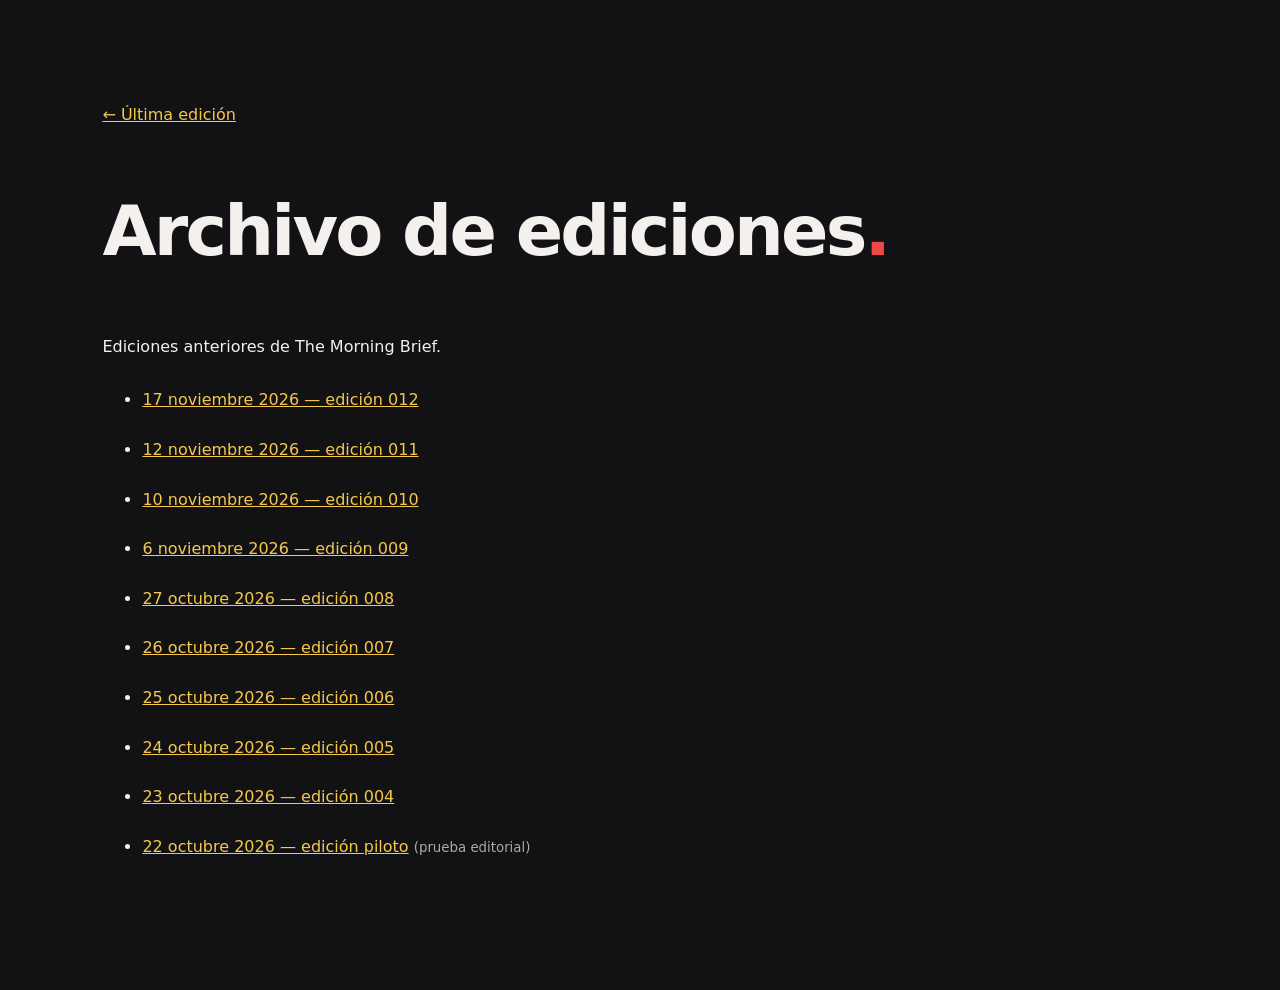
<file: archive/index.html>
<!doctype html><html lang="es"><meta charset="utf-8"><meta name="viewport" content="width=device-width,initial-scale=1"><title>Archivo | The Morning Brief</title><style>body{background:#121215;color:#f4f0ed;font:16px/1.6 system-ui;margin:0;padding:8vw}a{color:#f5c84c}h1{font-size:clamp(36px,6vw,70px);letter-spacing:-.04em}small{color:#aaa}li{padding:12px 0}</style><main><a href="../">← Última edición</a><h1>Archivo de ediciones<span style="color:#ed4746">.</span></h1><p>Ediciones anteriores de The Morning Brief.</p><ul><li><a href="2026-11-17/">17 noviembre 2026 — edición 012</a></li><li><a href="2026-11-12/">12 noviembre 2026 — edición 011</a></li><li><a href="2026-11-10/">10 noviembre 2026 — edición 010</a></li><li><a href="2026-11-06/">6 noviembre 2026 — edición 009</a></li><li><a href="2026-10-27/">27 octubre 2026 — edición 008</a></li><li><a href="2026-10-26/">26 octubre 2026 — edición 007</a></li><li><a href="2026-10-25/">25 octubre 2026 — edición 006</a></li><li><a href="2026-10-24/">24 octubre 2026 — edición 005</a></li><li><a href="2026-10-23/">23 octubre 2026 — edición 004</a></li><li><a href="2026-10-22/">22 octubre 2026 — edición piloto</a> <small>(prueba editorial)</small></li></ul></main>
</file>
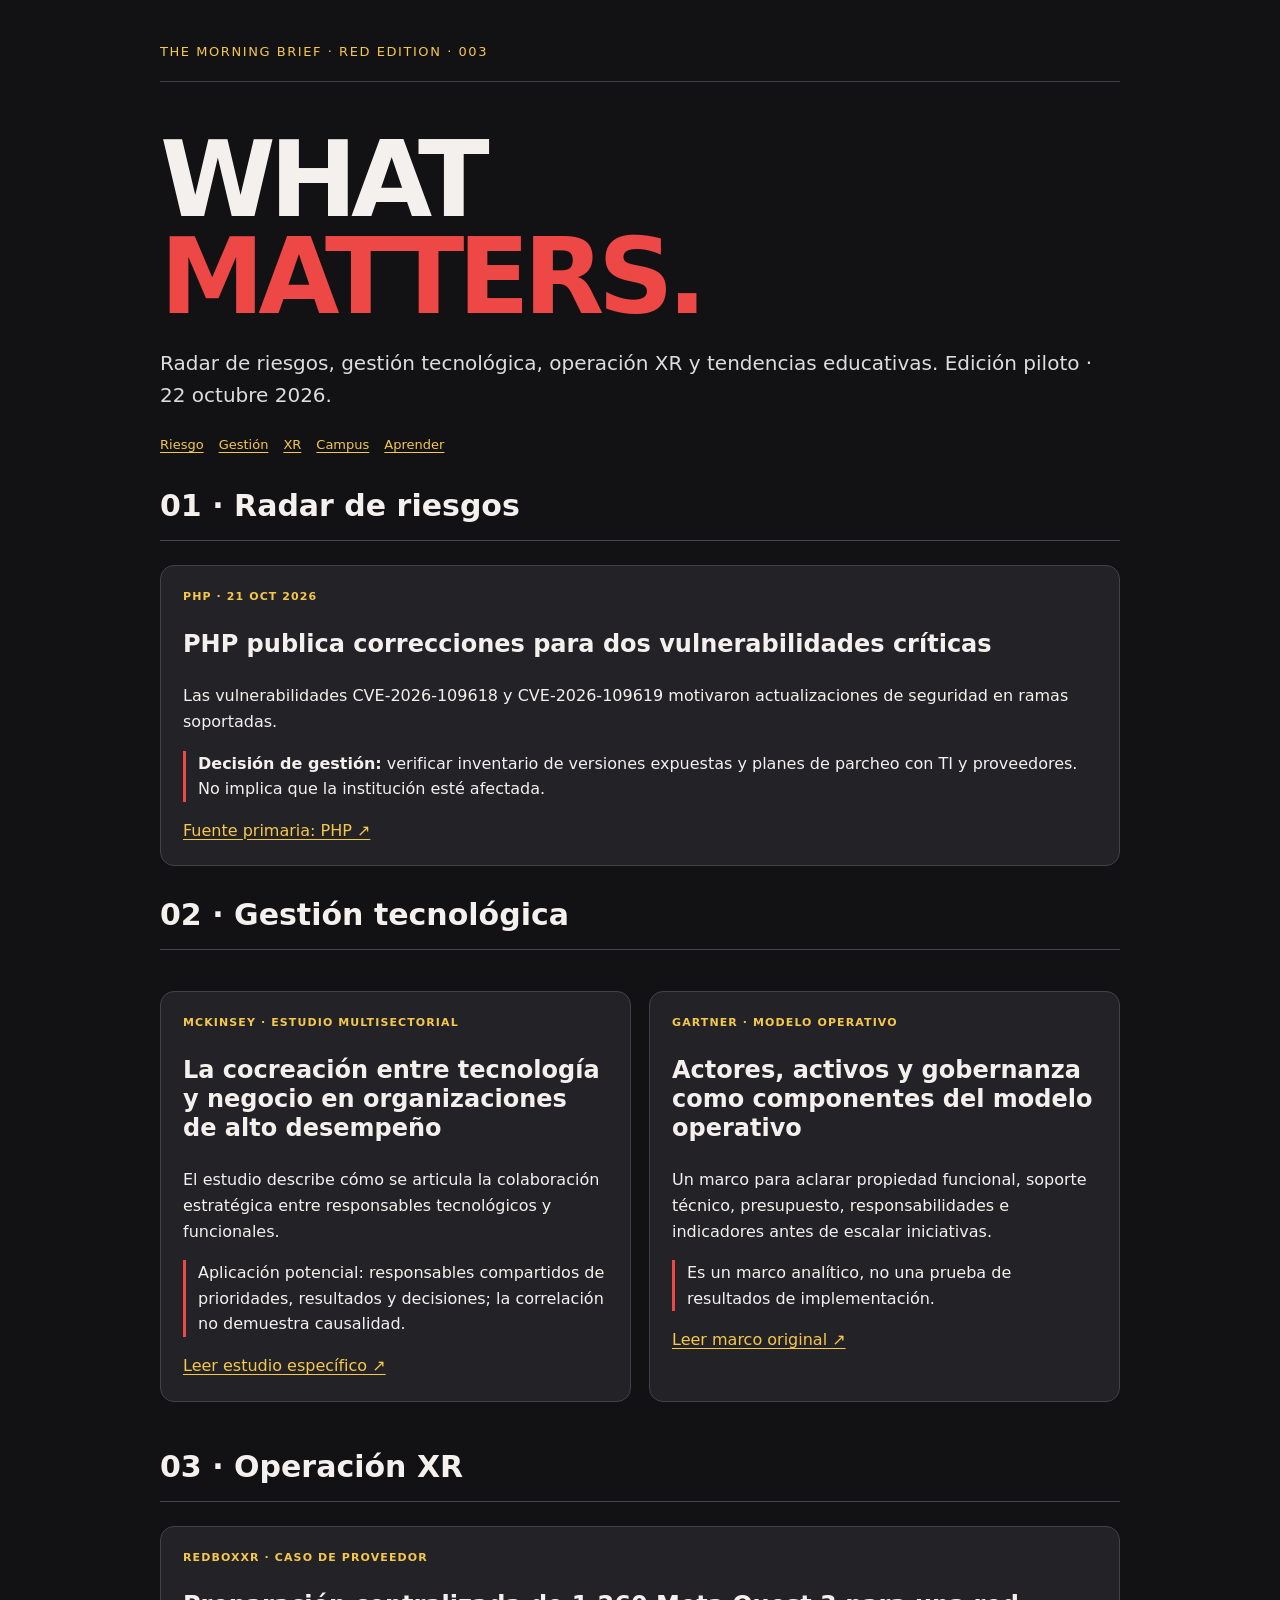
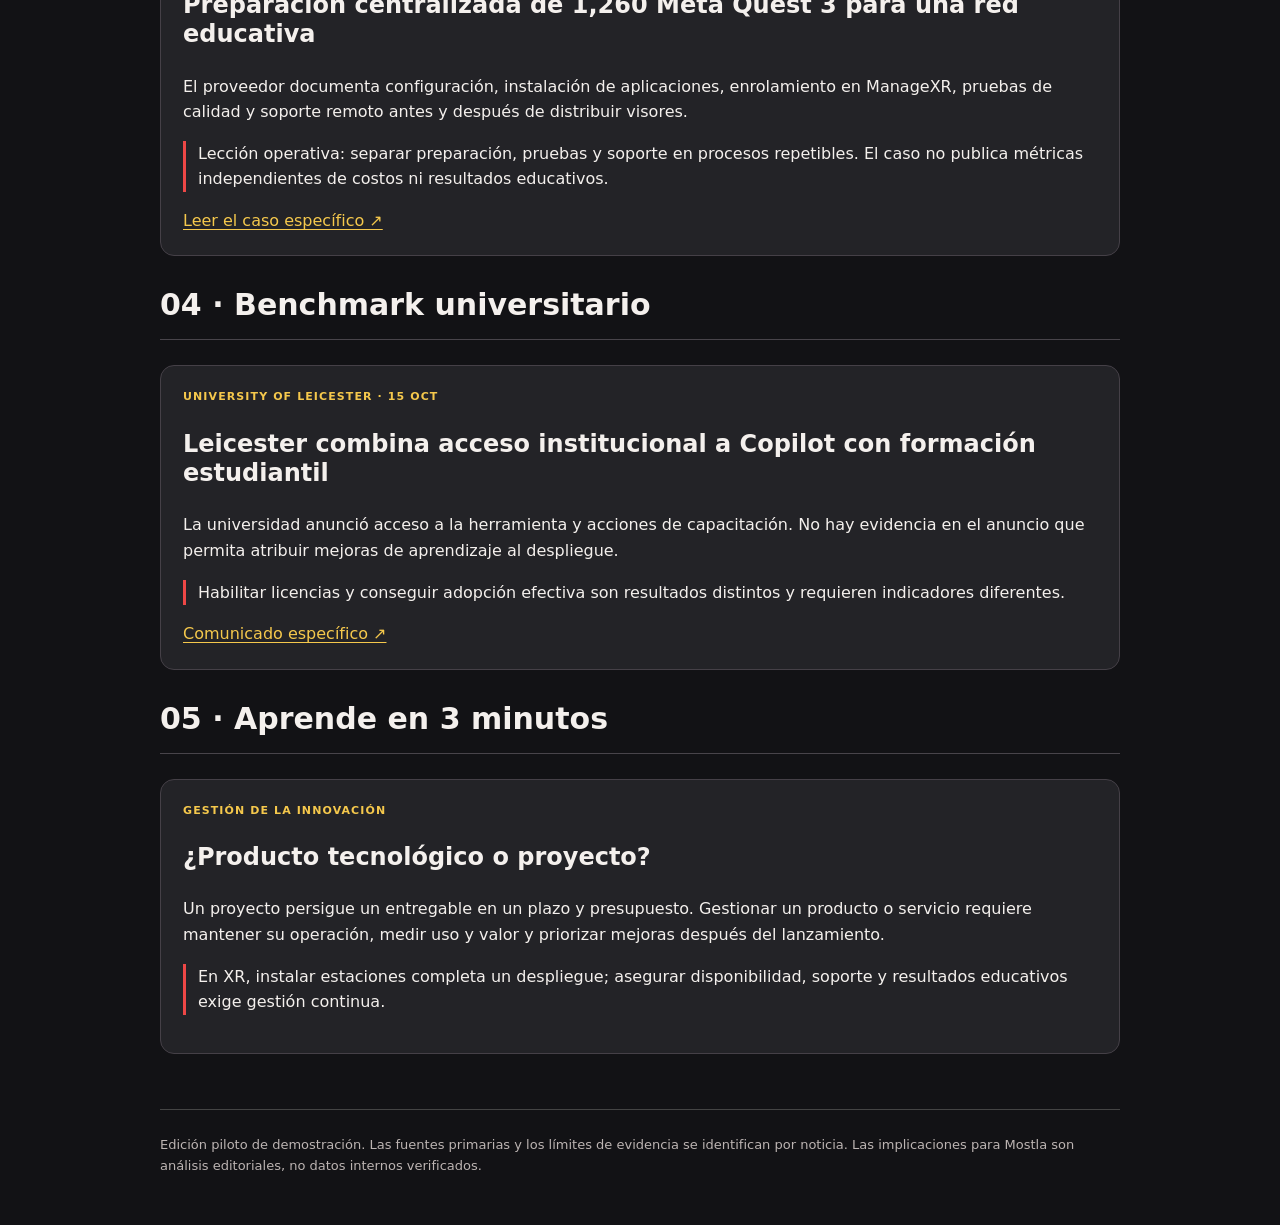
<file: archive/2026-10-22/index.html>
<!doctype html><html lang="es"><meta charset="utf-8"><meta name="viewport" content="width=device-width,initial-scale=1"><title>The Morning Brief | Edición piloto</title><style>body{background:#121215;color:#f4f0ed;margin:0;font:16px/1.6 system-ui,sans-serif}main{max-width:960px;margin:auto;padding:24px}header{border-bottom:1px solid #454047;padding:18px 0;color:#f5c84c;font-size:13px;letter-spacing:.12em}h1{font-size:clamp(54px,11vw,105px);line-height:.93;letter-spacing:-.06em;margin:50px 0 20px}h1 span{color:#ed4746}h2{font-size:30px;border-bottom:1px solid #48444a;padding-bottom:10px}h3{font-size:24px;line-height:1.22}.lead{font-size:20px;color:#ddd}.grid{display:grid;grid-template-columns:repeat(2,1fr);gap:18px}.card{background:#232327;border:1px solid #454047;border-radius:14px;padding:22px;margin:16px 0}.tag{color:#f5c84c;letter-spacing:.1em;font-size:11px;font-weight:bold}a{color:#f5c84c;text-underline-offset:3px}.fact{border-left:3px solid #ed4746;padding-left:12px}footer{border-top:1px solid #444;margin-top:55px;padding:25px 0;color:#bcb4b2;font-size:13px}nav a{margin-right:15px;font-size:13px}@media(max-width:720px){.grid{grid-template-columns:1fr}h1{margin-top:35px}.card{padding:18px}main{padding:18px}}</style><main><header>THE MORNING BRIEF · RED EDITION · 003</header><h1>WHAT<br><span>MATTERS.</span></h1><p class="lead">Radar de riesgos, gestión tecnológica, operación XR y tendencias educativas. Edición piloto · 22 octubre 2026.</p><nav><a href="#riesgo">Riesgo</a><a href="#gestion">Gestión</a><a href="#xr">XR</a><a href="#campus">Campus</a><a href="#aprender">Aprender</a></nav><section id="riesgo"><h2>01 · Radar de riesgos</h2><article class="card"><div class="tag">PHP · 21 OCT 2026</div><h3>PHP publica correcciones para dos vulnerabilidades críticas</h3><p>Las vulnerabilidades CVE-2026-109618 y CVE-2026-109619 motivaron actualizaciones de seguridad en ramas soportadas.</p><p class="fact"><b>Decisión de gestión:</b> verificar inventario de versiones expuestas y planes de parcheo con TI y proveedores. No implica que la institución esté afectada.</p><a href="https://www.php.net/archive/2026.php">Fuente primaria: PHP ↗</a></article></section><section id="gestion"><h2>02 · Gestión tecnológica</h2><div class="grid"><article class="card"><div class="tag">MCKINSEY · ESTUDIO MULTISECTORIAL</div><h3>La cocreación entre tecnología y negocio en organizaciones de alto desempeño</h3><p>El estudio describe cómo se articula la colaboración estratégica entre responsables tecnológicos y funcionales.</p><p class="fact">Aplicación potencial: responsables compartidos de prioridades, resultados y decisiones; la correlación no demuestra causalidad.</p><a href="https://www.mckinsey.com/capabilities/mckinsey-technology/our-insights/mckinsey-global-tech-agenda-2026">Leer estudio específico ↗</a></article><article class="card"><div class="tag">GARTNER · MODELO OPERATIVO</div><h3>Actores, activos y gobernanza como componentes del modelo operativo</h3><p>Un marco para aclarar propiedad funcional, soporte técnico, presupuesto, responsabilidades e indicadores antes de escalar iniciativas.</p><p class="fact">Es un marco analítico, no una prueba de resultados de implementación.</p><a href="https://www.gartner.com/en/articles/it-operating-model">Leer marco original ↗</a></article></div></section><section id="xr"><h2>03 · Operación XR</h2><article class="card"><div class="tag">REDBOXXR · CASO DE PROVEEDOR</div><h3>Preparación centralizada de 1,260 Meta Quest 3 para una red educativa</h3><p>El proveedor documenta configuración, instalación de aplicaciones, enrolamiento en ManageXR, pruebas de calidad y soporte remoto antes y después de distribuir visores.</p><p class="fact">Lección operativa: separar preparación, pruebas y soporte en procesos repetibles. El caso no publica métricas independientes de costos ni resultados educativos.</p><a href="https://redboxxr.com/grupo-panamericana-case-study/">Leer el caso específico ↗</a></article></section><section id="campus"><h2>04 · Benchmark universitario</h2><article class="card"><div class="tag">UNIVERSITY OF LEICESTER · 15 OCT</div><h3>Leicester combina acceso institucional a Copilot con formación estudiantil</h3><p>La universidad anunció acceso a la herramienta y acciones de capacitación. No hay evidencia en el anuncio que permita atribuir mejoras de aprendizaje al despliegue.</p><p class="fact">Habilitar licencias y conseguir adopción efectiva son resultados distintos y requieren indicadores diferentes.</p><a href="https://le.ac.uk/news/2026/october/microsoft-copilot-university-leicester-students-training-ai">Comunicado específico ↗</a></article></section><section id="aprender"><h2>05 · Aprende en 3 minutos</h2><article class="card"><div class="tag">GESTIÓN DE LA INNOVACIÓN</div><h3>¿Producto tecnológico o proyecto?</h3><p>Un proyecto persigue un entregable en un plazo y presupuesto. Gestionar un producto o servicio requiere mantener su operación, medir uso y valor y priorizar mejoras después del lanzamiento.</p><p class="fact">En XR, instalar estaciones completa un despliegue; asegurar disponibilidad, soporte y resultados educativos exige gestión continua.</p></article></section><footer>Edición piloto de demostración. Las fuentes primarias y los límites de evidencia se identifican por noticia. Las implicaciones para Mostla son análisis editoriales, no datos internos verificados.</footer></main></html>
</file>
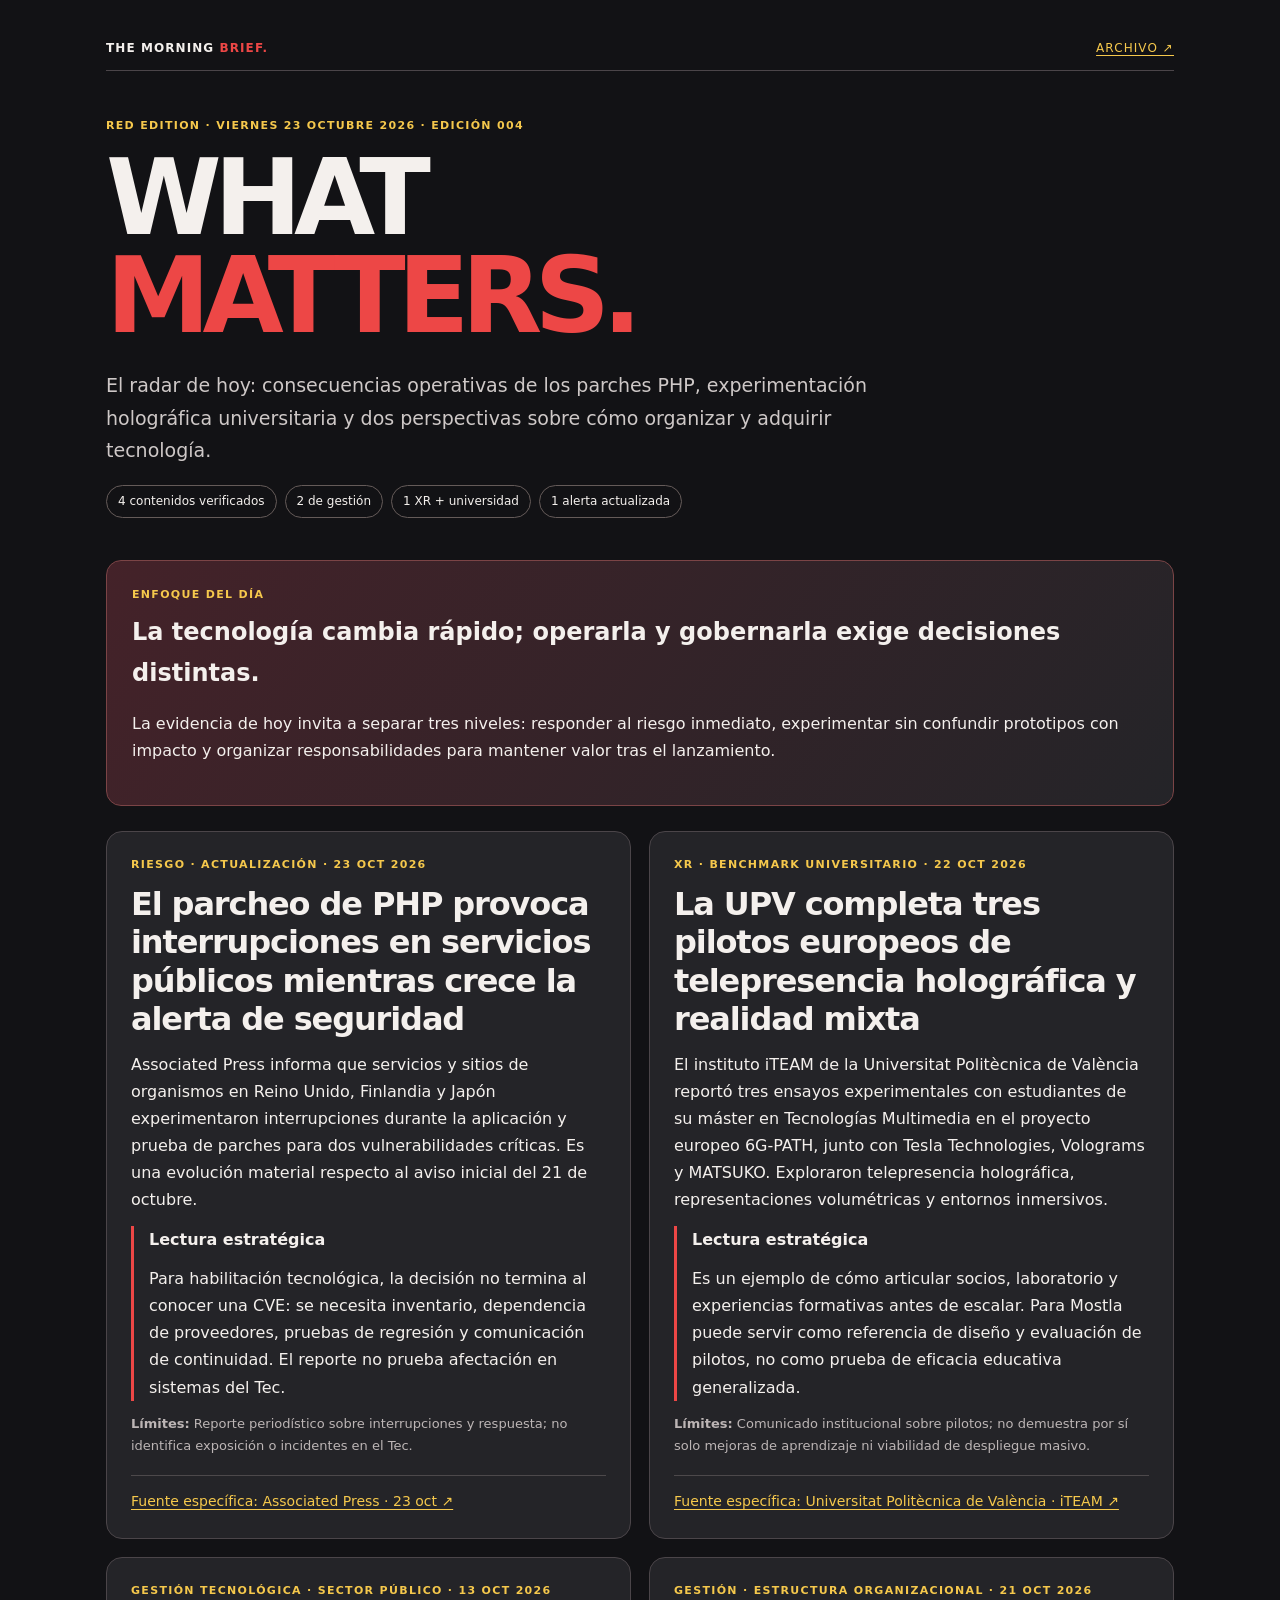
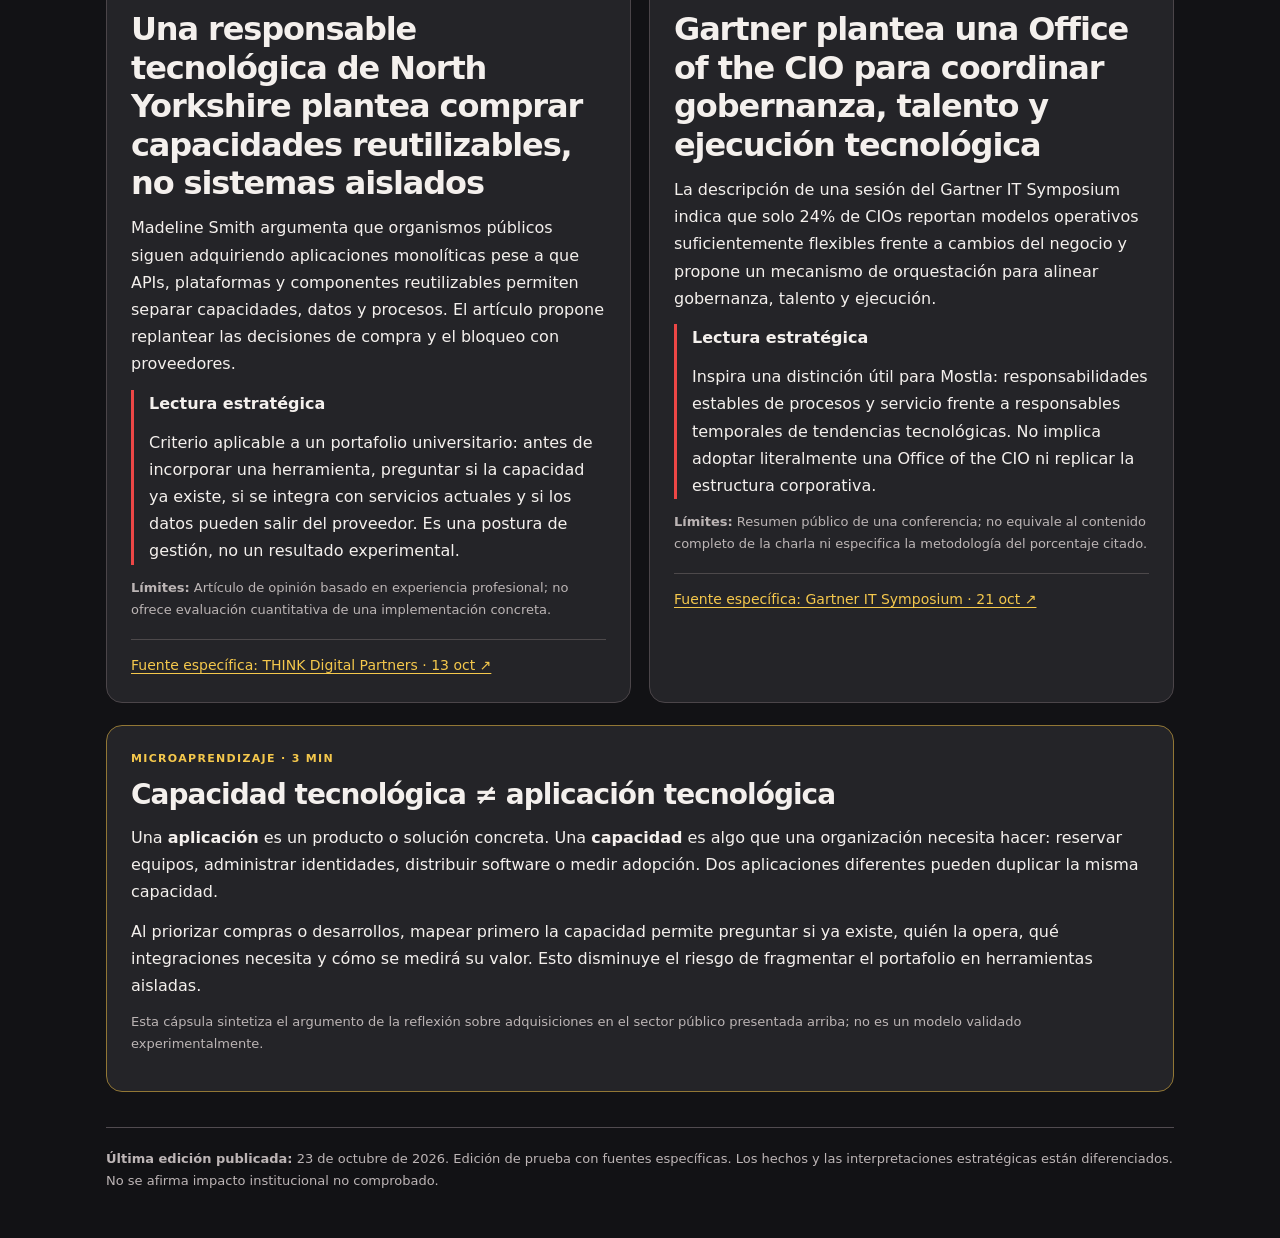
<file: archive/2026-10-23/index.html>
<!doctype html><html lang="es"><head><meta charset="utf-8"><meta name="viewport" content="width=device-width,initial-scale=1"><meta name="theme-color" content="#121215"><title>The Morning Brief · 23 octubre 2026</title><style>:root{color-scheme:dark;--bg:#121215;--card:#242428;--red:#ed4746;--yellow:#f5c84c;--text:#f4f0ed;--muted:#cec8c7}*{box-sizing:border-box}html{scroll-behavior:smooth}body{margin:0;background:var(--bg);color:var(--text);font:16px/1.7 system-ui,-apple-system,Segoe UI,sans-serif}a{color:var(--yellow);text-underline-offset:3px}.page{max-width:1120px;padding:26px;margin:auto}header{display:flex;justify-content:space-between;gap:20px;border-bottom:1px solid #4b4549;padding:12px 0;font-size:12px;letter-spacing:.09em}header b span{color:var(--red)}.hero{padding:46px 0 30px}.eyebrow{font-size:11px;letter-spacing:.12em;color:var(--yellow);font-weight:800}.hero h1{font-size:clamp(57px,9vw,105px);line-height:.93;letter-spacing:-.075em;margin:14px 0 24px}.hero h1 span{color:var(--red)}.hero p{font-size:19px;color:var(--muted);max-width:800px}.chips{display:flex;flex-wrap:wrap;gap:8px}.chips span{border:1px solid #655b59;border-radius:24px;padding:5px 11px;font-size:12px}.feature{background:linear-gradient(125deg,#442229,#242428);border:1px solid #7b4446;padding:25px;border-radius:15px;margin:12px 0 25px}.feature h2{margin:8px 0}.grid{display:grid;grid-template-columns:repeat(2,minmax(0,1fr));gap:18px}.card{background:var(--card);border:1px solid #4b4549;border-radius:16px;padding:24px}.card h2{font-size:clamp(23px,2.5vw,32px);line-height:1.2;letter-spacing:-.035em;margin:10px 0}.card p{margin:12px 0}.insight{border-left:3px solid var(--red);padding-left:15px}.limits{color:#bcb5b5;font-size:13px}.source{border-top:1px solid #4d494b;margin-top:18px;padding-top:14px;font-size:14px}.learn{margin:22px 0;border-color:#927735}.learn h2{font-size:28px}footer{border-top:1px solid #514b50;color:#bdb5b6;font-size:13px;margin-top:35px;padding:20px 0}@media(max-width:760px){.page{padding:16px}.grid{grid-template-columns:1fr}.hero{padding:35px 0 20px}.hero p{font-size:16px}.card{padding:19px}header{font-size:11px}}</style></head><body><main class="page"><header><b>THE MORNING <span>BRIEF.</span></b><a href="/morning-brief/archive/">ARCHIVO ↗</a></header><section class="hero"><div class="eyebrow">RED EDITION · VIERNES 23 OCTUBRE 2026 · EDICIÓN 004</div><h1>WHAT<br><span>MATTERS.</span></h1><p>El radar de hoy: consecuencias operativas de los parches PHP, experimentación holográfica universitaria y dos perspectivas sobre cómo organizar y adquirir tecnología.</p><div class="chips"><span>4 contenidos verificados</span><span>2 de gestión</span><span>1 XR + universidad</span><span>1 alerta actualizada</span></div></section><section class="feature"><div class="eyebrow">ENFOQUE DEL DÍA</div><h2>La tecnología cambia rápido; operarla y gobernarla exige decisiones distintas.</h2><p>La evidencia de hoy invita a separar tres niveles: responder al riesgo inmediato, experimentar sin confundir prototipos con impacto y organizar responsabilidades para mantener valor tras el lanzamiento.</p></section><section class="grid"><article class="card"><div class="eyebrow">RIESGO · ACTUALIZACIÓN · 23 OCT 2026</div><h2>El parcheo de PHP provoca interrupciones en servicios públicos mientras crece la alerta de seguridad</h2><p>Associated Press informa que servicios y sitios de organismos en Reino Unido, Finlandia y Japón experimentaron interrupciones durante la aplicación y prueba de parches para dos vulnerabilidades críticas. Es una evolución material respecto al aviso inicial del 21 de octubre.</p><div class="insight"><b>Lectura estratégica</b><p>Para habilitación tecnológica, la decisión no termina al conocer una CVE: se necesita inventario, dependencia de proveedores, pruebas de regresión y comunicación de continuidad. El reporte no prueba afectación en sistemas del Tec.</p></div><p class="limits"><b>Límites:</b> Reporte periodístico sobre interrupciones y respuesta; no identifica exposición o incidentes en el Tec.</p><div class="source"><a href="https://apnews.com/article/php-vulnerabilities-security-threat-38d37c4c18bf8355b02d85b5a73ed642" rel="noopener noreferrer" target="_blank">Fuente específica: Associated Press · 23 oct ↗</a></div></article><article class="card"><div class="eyebrow">XR · BENCHMARK UNIVERSITARIO · 22 OCT 2026</div><h2>La UPV completa tres pilotos europeos de telepresencia holográfica y realidad mixta</h2><p>El instituto iTEAM de la Universitat Politècnica de València reportó tres ensayos experimentales con estudiantes de su máster en Tecnologías Multimedia en el proyecto europeo 6G-PATH, junto con Tesla Technologies, Volograms y MATSUKO. Exploraron telepresencia holográfica, representaciones volumétricas y entornos inmersivos.</p><div class="insight"><b>Lectura estratégica</b><p>Es un ejemplo de cómo articular socios, laboratorio y experiencias formativas antes de escalar. Para Mostla puede servir como referencia de diseño y evaluación de pilotos, no como prueba de eficacia educativa generalizada.</p></div><p class="limits"><b>Límites:</b> Comunicado institucional sobre pilotos; no demuestra por sí solo mejoras de aprendizaje ni viabilidad de despliegue masivo.</p><div class="source"><a href="https://www.iteam.upv.es/iteam-completes-three-european-holographic-education-pilots-at-its-immersive-communications-laboratory/" rel="noopener noreferrer" target="_blank">Fuente específica: Universitat Politècnica de València · iTEAM ↗</a></div></article><article class="card"><div class="eyebrow">GESTIÓN TECNOLÓGICA · SECTOR PÚBLICO · 13 OCT 2026</div><h2>Una responsable tecnológica de North Yorkshire plantea comprar capacidades reutilizables, no sistemas aislados</h2><p>Madeline Smith argumenta que organismos públicos siguen adquiriendo aplicaciones monolíticas pese a que APIs, plataformas y componentes reutilizables permiten separar capacidades, datos y procesos. El artículo propone replantear las decisiones de compra y el bloqueo con proveedores.</p><div class="insight"><b>Lectura estratégica</b><p>Criterio aplicable a un portafolio universitario: antes de incorporar una herramienta, preguntar si la capacidad ya existe, si se integra con servicios actuales y si los datos pueden salir del proveedor. Es una postura de gestión, no un resultado experimental.</p></div><p class="limits"><b>Límites:</b> Artículo de opinión basado en experiencia profesional; no ofrece evaluación cuantitativa de una implementación concreta.</p><div class="source"><a href="https://www.thinkdigitalpartners.com/news/2026/10/13/the-technology-moved-the-operating-model-didnt/" rel="noopener noreferrer" target="_blank">Fuente específica: THINK Digital Partners · 13 oct ↗</a></div></article><article class="card"><div class="eyebrow">GESTIÓN · ESTRUCTURA ORGANIZACIONAL · 21 OCT 2026</div><h2>Gartner plantea una Office of the CIO para coordinar gobernanza, talento y ejecución tecnológica</h2><p>La descripción de una sesión del Gartner IT Symposium indica que solo 24% de CIOs reportan modelos operativos suficientemente flexibles frente a cambios del negocio y propone un mecanismo de orquestación para alinear gobernanza, talento y ejecución.</p><div class="insight"><b>Lectura estratégica</b><p>Inspira una distinción útil para Mostla: responsabilidades estables de procesos y servicio frente a responsables temporales de tendencias tecnológicas. No implica adoptar literalmente una Office of the CIO ni replicar la estructura corporativa.</p></div><p class="limits"><b>Límites:</b> Resumen público de una conferencia; no equivale al contenido completo de la charla ni especifica la metodología del porcentaje citado.</p><div class="source"><a href="https://www.gartner.com/en/conferences/na/symposium-us/sessions/detail/4967040-Why-Operating-Model-Transformations-Stall-and-How-the-Office-of-the-CIO-Fixes-It" rel="noopener noreferrer" target="_blank">Fuente específica: Gartner IT Symposium · 21 oct ↗</a></div></article></section><section class="card learn"><div class="eyebrow">MICROAPRENDIZAJE · 3 MIN</div><h2>Capacidad tecnológica ≠ aplicación tecnológica</h2><p>Una <b>aplicación</b> es un producto o solución concreta. Una <b>capacidad</b> es algo que una organización necesita hacer: reservar equipos, administrar identidades, distribuir software o medir adopción. Dos aplicaciones diferentes pueden duplicar la misma capacidad.</p><p>Al priorizar compras o desarrollos, mapear primero la capacidad permite preguntar si ya existe, quién la opera, qué integraciones necesita y cómo se medirá su valor. Esto disminuye el riesgo de fragmentar el portafolio en herramientas aisladas.</p><p class="limits">Esta cápsula sintetiza el argumento de la reflexión sobre adquisiciones en el sector público presentada arriba; no es un modelo validado experimentalmente.</p></section><footer><b>Última edición publicada:</b> 23 de octubre de 2026. Edición de prueba con fuentes específicas. Los hechos y las interpretaciones estratégicas están diferenciados. No se afirma impacto institucional no comprobado.</footer></main></body></html>
</file>
